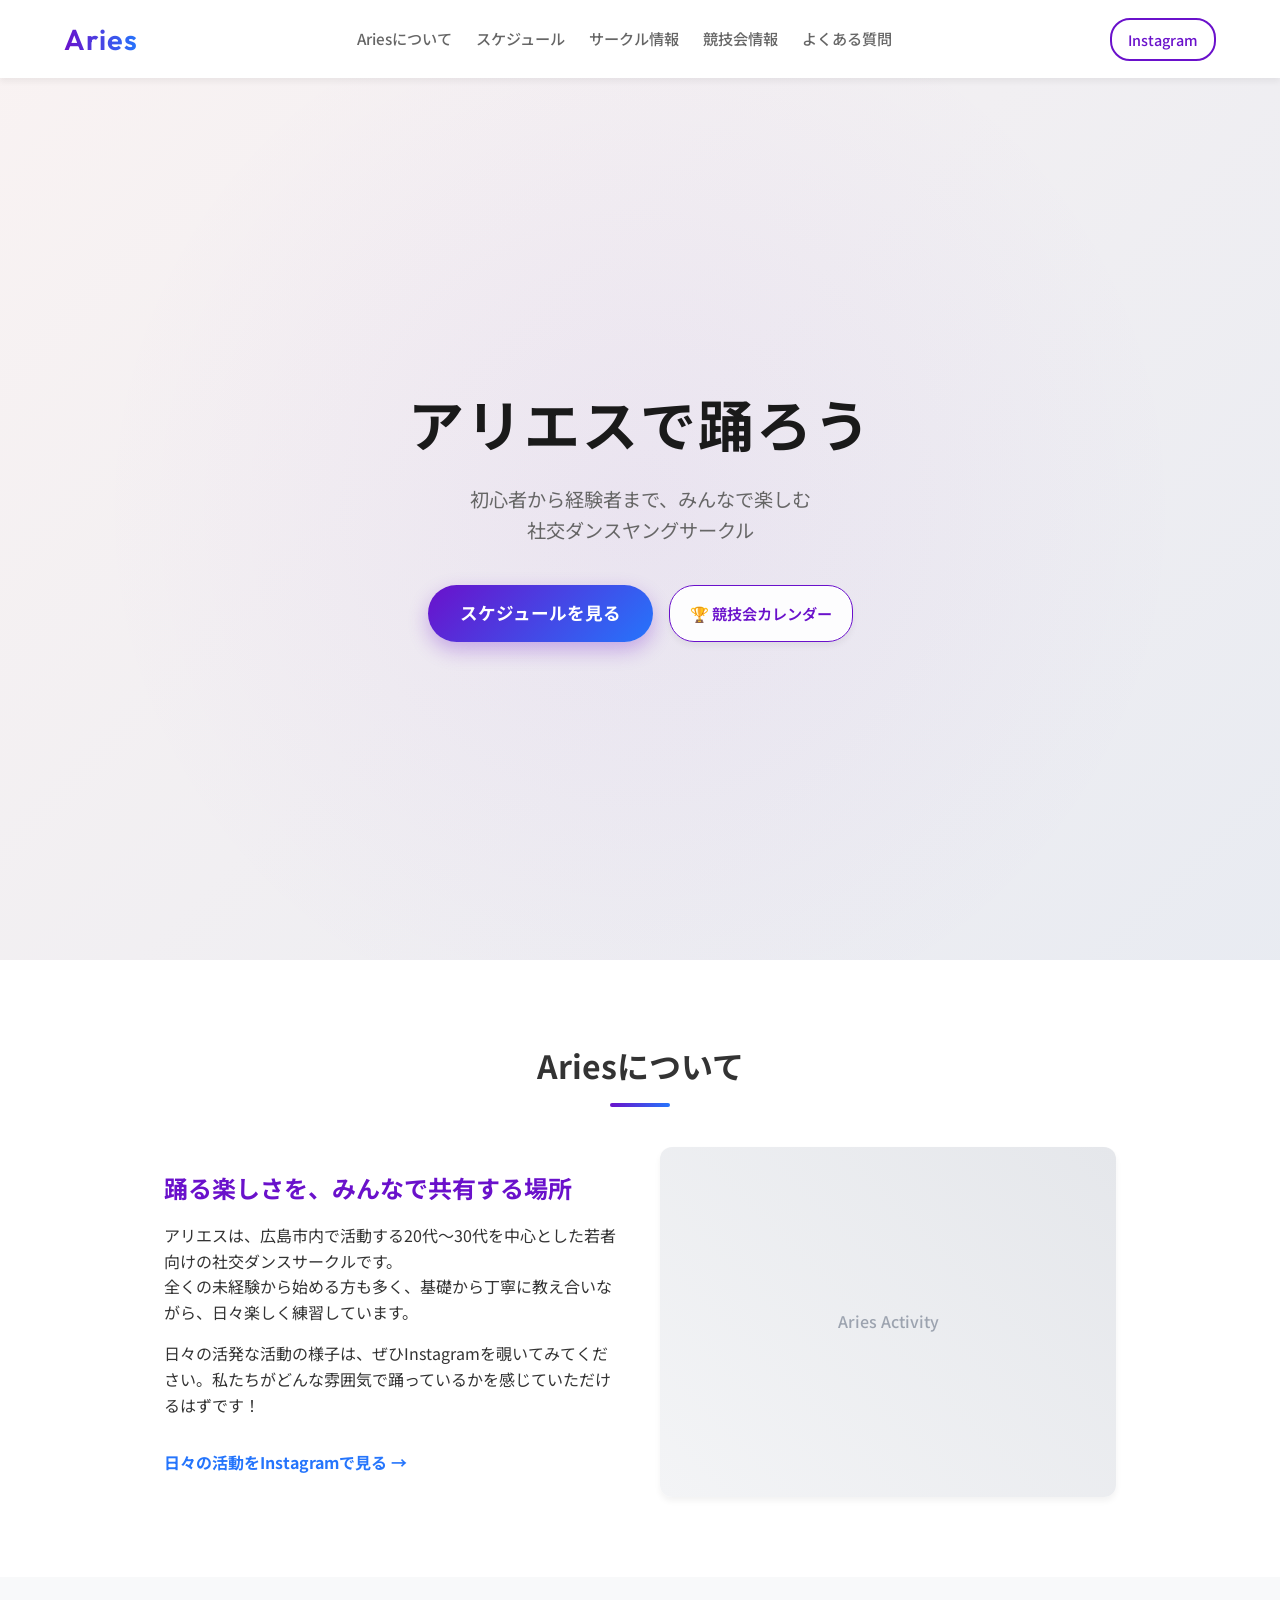
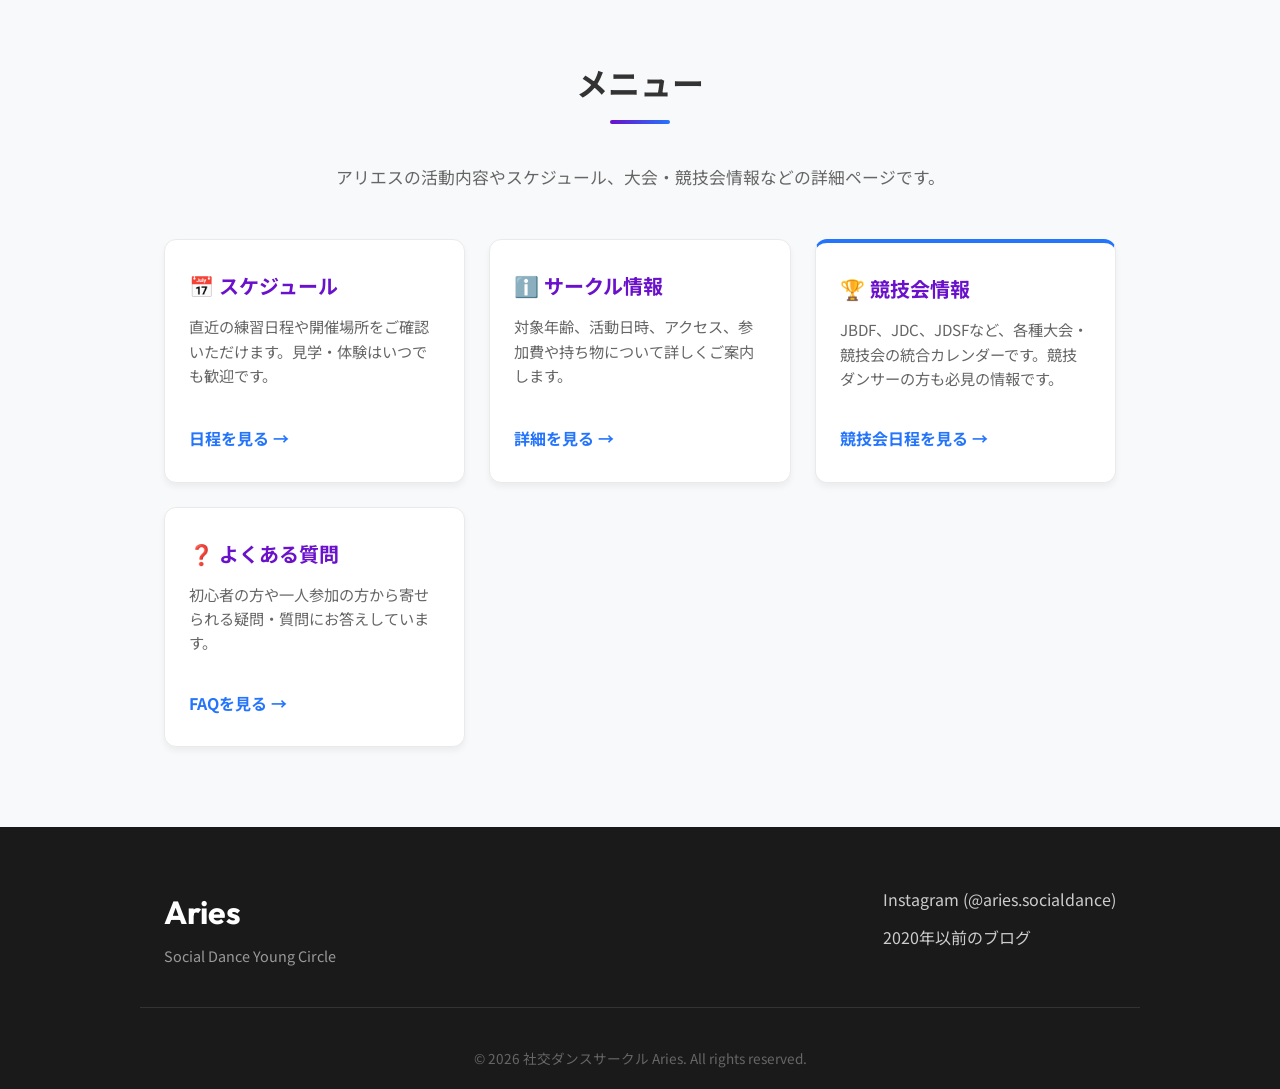
<file: index.html>
<!DOCTYPE html>
<html lang="ja">

<head>
    <meta charset="UTF-8">
    <link rel="icon" href="/favicon.ico" sizes="any">
    <meta name="viewport" content="width=device-width, initial-scale=1.0">
    <meta name="description" content="社交ダンスヤングサークル「アリエス」の公式Webサイト。活動内容、スケジュール、競技会情報カレンダーをご紹介します。">
    <title>社交ダンスサークル Aries (アリエス)</title>

    <!-- Google Fonts -->
    <link rel="preconnect" href="https://fonts.googleapis.com">
    <link rel="preconnect" href="https://fonts.gstatic.com" crossorigin>
    <link
        href="https://fonts.googleapis.com/css2?family=Noto+Sans+JP:wght@400;500;700&family=Outfit:wght@400;600&display=swap"
        rel="stylesheet">

    <link rel="stylesheet" href="style.css">
</head>

<body>

    <!-- Header -->
    <header class="header">
        <div class="header-container">
            <a href="index.html" class="logo">Aries</a>
            <nav class="nav" id="navMenu">
                <ul class="nav-list">
                    <li><a href="index.html#about">Ariesについて</a></li>
                    <li><a href="schedule.html">スケジュール</a></li>
                    <li><a href="info.html">サークル情報</a></li>
                    <li><a href="compe.html">競技会情報</a></li>
                    <li><a href="faq.html">よくある質問</a></li>
                </ul>
            </nav>
            <a href="https://www.instagram.com/aries.socialdance/" target="_blank" rel="noopener noreferrer"
                class="btn-outline-small">Instagram</a>
            <button class="hamburger-btn" id="hamburgerBtn" aria-label="メニューを開く" aria-expanded="false">
                <span></span>
                <span></span>
                <span></span>
            </button>
        </div>
    </header>

    <!-- Hero Section -->
    <section class="hero">
        <div class="hero-bg"></div>
        <div class="hero-content">
            <h1 class="hero-title">アリエスで踊ろう</h1>
            <p class="hero-subtitle">初心者から経験者まで、みんなで楽しむ<br>社交ダンスヤングサークル</p>
            <div style="display: flex; gap: 16px; justify-content: center; flex-wrap: wrap;">
                <a href="schedule.html" class="btn-primary">スケジュールを見る</a>
                <a href="compe.html" class="btn-cal-add"
                    style="background: rgba(255,255,255,0.9); border-color: var(--primary-color); color: var(--primary-color);">🏆
                    競技会カレンダー</a>
            </div>
        </div>
    </section>

    <!-- About Section -->
    <section id="about" class="section">
        <div class="container">
            <h2 class="section-title">Ariesについて</h2>
            <div class="about-grid">
                <div class="about-text">
                    <h3>踊る楽しさを、みんなで共有する場所</h3>
                    <p>アリエスは、広島市内で活動する20代〜30代を中心とした若者向けの社交ダンスサークルです。<br>全くの未経験から始める方も多く、基礎から丁寧に教え合いながら、日々楽しく練習しています。</p>
                    <p>日々の活発な活動の様子は、ぜひInstagramを覗いてみてください。私たちがどんな雰囲気で踊っているかを感じていただけるはずです！</p>
                    <a href="https://www.instagram.com/aries.socialdance/" target="_blank" rel="noopener noreferrer"
                        class="link-with-icon">日々の活動をInstagramで見る &rarr;</a>
                </div>
                <div class="about-image">
                    <!-- Placeholder for actual dance image -->
                    <div class="image-placeholder">
                        <span>Aries Activity</span>
                    </div>
                </div>
            </div>
        </div>
    </section>

    <!-- Content Navigation Cards Section -->
    <section class="section bg-light">
        <div class="container">
            <h2 class="section-title">メニュー</h2>
            <p class="section-desc">アリエスの活動内容やスケジュール、大会・競技会情報などの詳細ページです。</p>

            <div class="features-grid">
                <!-- Card 1: Schedule -->
                <div class="feature-card">
                    <div>
                        <h3>📅 スケジュール</h3>
                        <p>直近の練習日程や開催場所をご確認いただけます。見学・体験はいつでも歓迎です。</p>
                    </div>
                    <a href="schedule.html" class="link-with-icon">日程を見る &rarr;</a>
                </div>

                <!-- Card 2: Circle Info -->
                <div class="feature-card">
                    <div>
                        <h3>ℹ️ サークル情報</h3>
                        <p>対象年齢、活動日時、アクセス、参加費や持ち物について詳しくご案内します。</p>
                    </div>
                    <a href="info.html" class="link-with-icon">詳細を見る &rarr;</a>
                </div>

                <!-- Card 3: Competition Info -->
                <div class="feature-card" style="border-top: 4px solid var(--secondary-color);">
                    <div>
                        <h3>🏆 競技会情報</h3>
                        <p>JBDF、JDC、JDSFなど、各種大会・競技会の統合カレンダーです。競技ダンサーの方も必見の情報です。</p>
                    </div>
                    <a href="compe.html" class="link-with-icon">競技会日程を見る &rarr;</a>
                </div>

                <!-- Card 4: FAQ -->
                <div class="feature-card">
                    <div>
                        <h3>❓ よくある質問</h3>
                        <p>初心者の方や一人参加の方から寄せられる疑問・質問にお答えしています。</p>
                    </div>
                    <a href="faq.html" class="link-with-icon">FAQを見る &rarr;</a>
                </div>
            </div>
        </div>
    </section>

    <!-- Footer -->
    <footer class="footer">
        <div class="container footer-content">
            <div class="footer-brand">
                <h2>Aries</h2>
                <p>Social Dance Young Circle</p>
            </div>
            <div class="footer-links">
                <a href="https://www.instagram.com/aries.socialdance/" target="_blank"
                    rel="noopener noreferrer">Instagram
                    (@aries.socialdance)</a>
                <a href="http://blog.livedoor.jp/ariesdance/" target="_blank" rel="noopener noreferrer">2020年以前のブログ</a>
            </div>
        </div>
        <div class="footer-bottom">
            <p>&copy; 2026 社交ダンスサークル Aries. All rights reserved.</p>
        </div>
    </footer>

    <script src="script.js"></script>
</body>

</html>
</file>
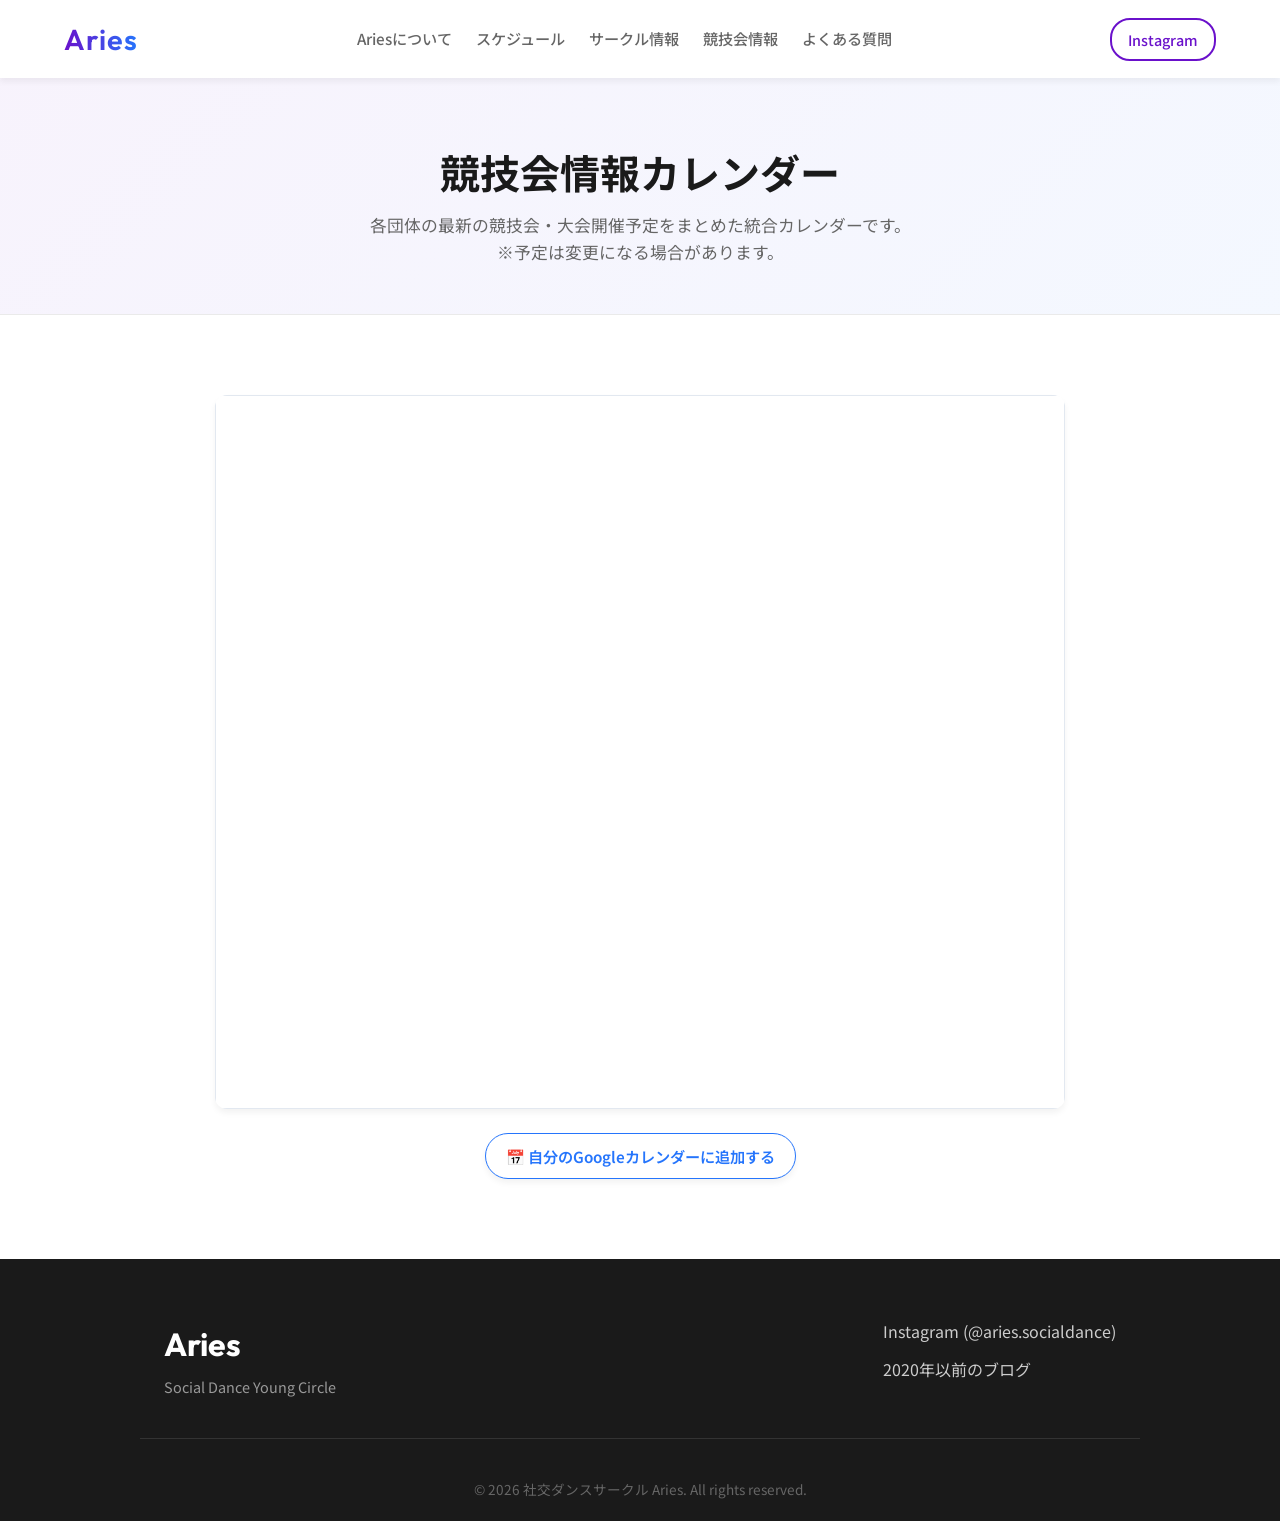
<file: compe.html>
<!DOCTYPE html>
<html lang="ja">

<head>
    <meta charset="UTF-8">
    <link rel="icon" href="/favicon.ico" sizes="any">
    <meta name="viewport" content="width=device-width, initial-scale=1.0">
    <meta name="description" content="社交ダンス競技会・大会情報カレンダー。JBDF、JDC、JDSFなどの最新大会予定をまとめて公開しています。">
    <title>競技会情報カレンダー | 社交ダンスサークル Aries (アリエス)</title>

    <!-- Google Fonts -->
    <link rel="preconnect" href="https://fonts.googleapis.com">
    <link rel="preconnect" href="https://fonts.gstatic.com" crossorigin>
    <link
        href="https://fonts.googleapis.com/css2?family=Noto+Sans+JP:wght@400;500;700&family=Outfit:wght@400;600&display=swap"
        rel="stylesheet">

    <link rel="stylesheet" href="style.css">
</head>

<body>

    <!-- Header -->
    <header class="header">
        <div class="header-container">
            <a href="index.html" class="logo">Aries</a>
            <nav class="nav" id="navMenu">
                <ul class="nav-list">
                    <li><a href="index.html#about">Ariesについて</a></li>
                    <li><a href="schedule.html">スケジュール</a></li>
                    <li><a href="info.html">サークル情報</a></li>
                    <li><a href="compe.html">競技会情報</a></li>
                    <li><a href="faq.html">よくある質問</a></li>
                </ul>
            </nav>
            <a href="https://www.instagram.com/aries.socialdance/" target="_blank" rel="noopener noreferrer"
                class="btn-outline-small">Instagram</a>
            <button class="hamburger-btn" id="hamburgerBtn" aria-label="メニューを開く" aria-expanded="false">
                <span></span>
                <span></span>
                <span></span>
            </button>
        </div>
    </header>

    <!-- Page Header -->
    <section class="page-header">
        <div class="container">
            <h1>競技会情報カレンダー</h1>
            <p>各団体の最新の競技会・大会開催予定をまとめた統合カレンダーです。<br>※予定は変更になる場合があります。</p>
        </div>
    </section>

    <!-- Competition Section -->
    <section class="section">
        <div class="container">

            <!-- Color Legend 
            <div class="cal-legend-wrapper">
                <span class="cal-legend-item">
                    <span class="cal-dot jbdf"></span> JBDF 関連大会
                </span>
                <span class="cal-legend-item">
                    <span class="cal-dot jdc-jdsf"></span> JDC / JDSF / その他大会
                </span>
            </div>
            -->

            <!-- Embedded Google Calendar -->
            <div class="gcal-wrapper" style="max-width: 850px; margin: 0 auto;">
                <iframe
                    src="https://calendar.google.com/calendar/embed?height=600&wkst=1&bgcolor=%23ffffff&ctz=Asia%2FTokyo&showTitle=0&showPrint=0&showTabs=1&showCalendars=1&hl=ja&src=aries.socialdance%40gmail.com&src=cd6e02ea814ddb6a82e7aaa4e585a9bcb9267b8b7f5db2fd4f25c9e13fb4f18d%40group.calendar.google.com&color=%23039BE5&color=%23D50000"
                    style="border:solid 1px #e2e8f0" width="100%" height="600" frameborder="0" scrolling="no"></iframe>
            </div>

            <!-- Calendar Integration Action -->
            <div class="cal-action-box">
                <a href="https://calendar.google.com/calendar/render?cid=aries.socialdance%40gmail.com" target="_blank"
                    rel="noopener noreferrer" class="btn-cal-add">
                    📅 自分のGoogleカレンダーに追加する
                </a>
            </div>

        </div>
    </section>

    <!-- Footer -->
    <footer class="footer">
        <div class="container footer-content">
            <div class="footer-brand">
                <h2>Aries</h2>
                <p>Social Dance Young Circle</p>
            </div>
            <div class="footer-links">
                <a href="https://www.instagram.com/aries.socialdance/" target="_blank"
                    rel="noopener noreferrer">Instagram
                    (@aries.socialdance)</a>
                <a href="http://blog.livedoor.jp/ariesdance/" target="_blank" rel="noopener noreferrer">2020年以前のブログ</a>
            </div>
        </div>
        <div class="footer-bottom">
            <p>&copy; 2026 社交ダンスサークル Aries. All rights reserved.</p>
        </div>
    </footer>

    <script src="script.js"></script>
</body>

</html>
</file>
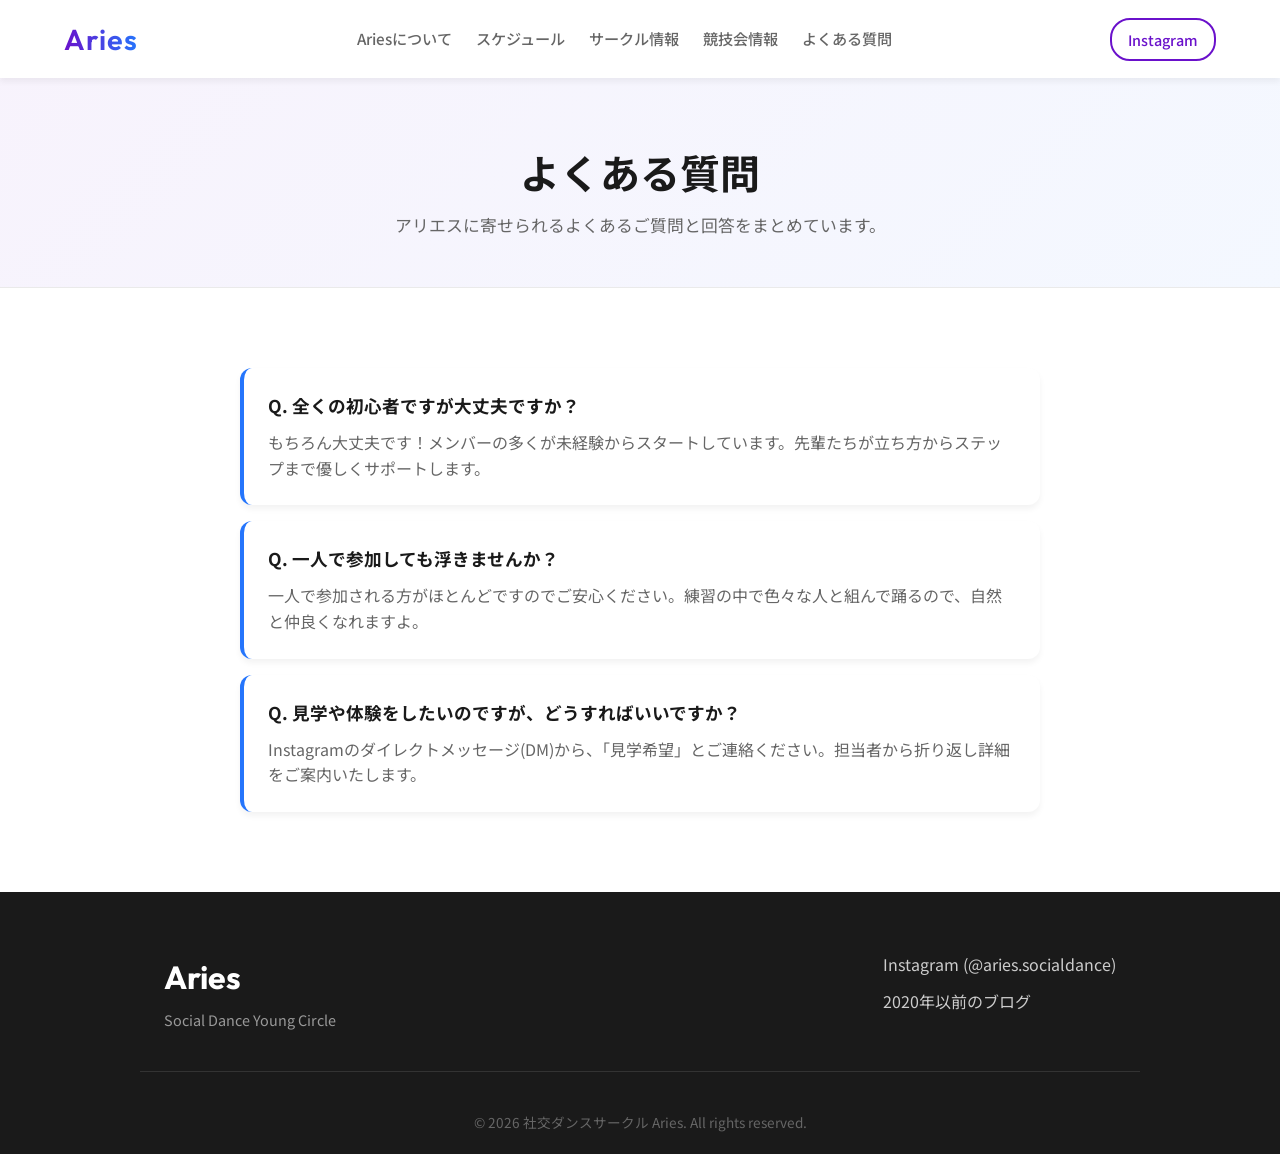
<file: faq.html>
<!DOCTYPE html>
<html lang="ja">

<head>
    <meta charset="UTF-8">
    <link rel="icon" href="/favicon.ico" sizes="any">
    <meta name="viewport" content="width=device-width, initial-scale=1.0">
    <meta name="description" content="社交ダンスヤングサークル「アリエス」のよくある質問（FAQ）ページです。初心者の方や見学・体験を希望される方からのご質問にお答えしています。">
    <title>よくある質問 | 社交ダンスサークル Aries (アリエス)</title>

    <!-- Google Fonts -->
    <link rel="preconnect" href="https://fonts.googleapis.com">
    <link rel="preconnect" href="https://fonts.gstatic.com" crossorigin>
    <link
        href="https://fonts.googleapis.com/css2?family=Noto+Sans+JP:wght@400;500;700&family=Outfit:wght@400;600&display=swap"
        rel="stylesheet">

    <link rel="stylesheet" href="style.css">
</head>

<body>

    <!-- Header -->
    <header class="header">
        <div class="header-container">
            <a href="index.html" class="logo">Aries</a>
            <nav class="nav" id="navMenu">
                <ul class="nav-list">
                    <li><a href="index.html#about">Ariesについて</a></li>
                    <li><a href="schedule.html">スケジュール</a></li>
                    <li><a href="info.html">サークル情報</a></li>
                    <li><a href="compe.html">競技会情報</a></li>
                    <li><a href="faq.html">よくある質問</a></li>
                </ul>
            </nav>
            <a href="https://www.instagram.com/aries.socialdance/" target="_blank" rel="noopener noreferrer"
                class="btn-outline-small">Instagram</a>
            <button class="hamburger-btn" id="hamburgerBtn" aria-label="メニューを開く" aria-expanded="false">
                <span></span>
                <span></span>
                <span></span>
            </button>
        </div>
    </header>

    <!-- Page Header -->
    <section class="page-header">
        <div class="container">
            <h1>よくある質問</h1>
            <p>アリエスに寄せられるよくあるご質問と回答をまとめています。</p>
        </div>
    </section>

    <!-- FAQ Section -->
    <section class="section">
        <div class="container">
            <div class="faq-list">
                <div class="faq-item">
                    <div class="faq-question">Q. 全くの初心者ですが大丈夫ですか？</div>
                    <div class="faq-answer">もちろん大丈夫です！メンバーの多くが未経験からスタートしています。先輩たちが立ち方からステップまで優しくサポートします。</div>
                </div>
                <div class="faq-item">
                    <div class="faq-question">Q. 一人で参加しても浮きませんか？</div>
                    <div class="faq-answer">一人で参加される方がほとんどですのでご安心ください。練習の中で色々な人と組んで踊るので、自然と仲良くなれますよ。</div>
                </div>
                <div class="faq-item">
                    <div class="faq-question">Q. 見学や体験をしたいのですが、どうすればいいですか？</div>
                    <div class="faq-answer">Instagramのダイレクトメッセージ(DM)から、「見学希望」とご連絡ください。担当者から折り返し詳細をご案内いたします。</div>
                </div>
            </div>
        </div>
    </section>

    <!-- Footer -->
    <footer class="footer">
        <div class="container footer-content">
            <div class="footer-brand">
                <h2>Aries</h2>
                <p>Social Dance Young Circle</p>
            </div>
            <div class="footer-links">
                <a href="https://www.instagram.com/aries.socialdance/" target="_blank" rel="noopener noreferrer">Instagram
                    (@aries.socialdance)</a>
                <a href="http://blog.livedoor.jp/ariesdance/" target="_blank" rel="noopener noreferrer">2020年以前のブログ</a>
            </div>
        </div>
        <div class="footer-bottom">
            <p>&copy; 2026 社交ダンスサークル Aries. All rights reserved.</p>
        </div>
    </footer>

    <script src="script.js"></script>
</body>

</html>
</file>
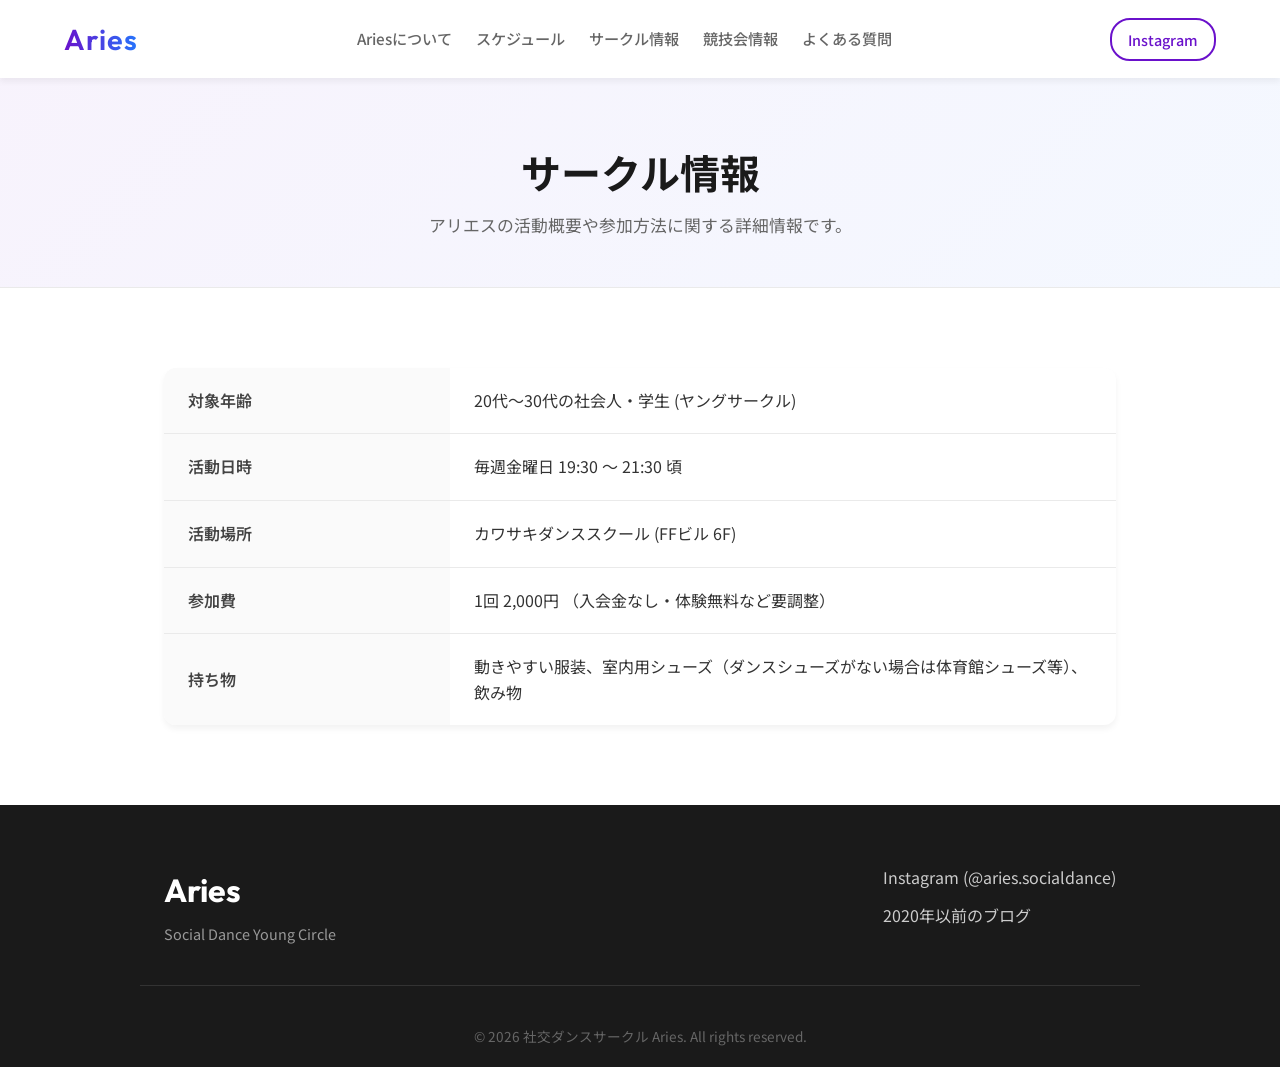
<file: info.html>
<!DOCTYPE html>
<html lang="ja">

<head>
    <meta charset="UTF-8">
    <link rel="icon" href="/favicon.ico" sizes="any">
    <meta name="viewport" content="width=device-width, initial-scale=1.0">
    <meta name="description" content="社交ダンスヤングサークル「アリエス」のサークル情報（対象年齢、活動場所、参加費、持ち物等）をご紹介します。">
    <title>サークル情報 | 社交ダンスサークル Aries (アリエス)</title>

    <!-- Google Fonts -->
    <link rel="preconnect" href="https://fonts.googleapis.com">
    <link rel="preconnect" href="https://fonts.gstatic.com" crossorigin>
    <link
        href="https://fonts.googleapis.com/css2?family=Noto+Sans+JP:wght@400;500;700&family=Outfit:wght@400;600&display=swap"
        rel="stylesheet">

    <link rel="stylesheet" href="style.css">
</head>

<body>

    <!-- Header -->
    <header class="header">
        <div class="header-container">
            <a href="index.html" class="logo">Aries</a>
            <nav class="nav" id="navMenu">
                <ul class="nav-list">
                    <li><a href="index.html#about">Ariesについて</a></li>
                    <li><a href="schedule.html">スケジュール</a></li>
                    <li><a href="info.html">サークル情報</a></li>
                    <li><a href="compe.html">競技会情報</a></li>
                    <li><a href="faq.html">よくある質問</a></li>
                </ul>
            </nav>
            <a href="https://www.instagram.com/aries.socialdance/" target="_blank" rel="noopener noreferrer"
                class="btn-outline-small">Instagram</a>
            <button class="hamburger-btn" id="hamburgerBtn" aria-label="メニューを開く" aria-expanded="false">
                <span></span>
                <span></span>
                <span></span>
            </button>
        </div>
    </header>

    <!-- Page Header -->
    <section class="page-header">
        <div class="container">
            <h1>サークル情報</h1>
            <p>アリエスの活動概要や参加方法に関する詳細情報です。</p>
        </div>
    </section>

    <!-- Information Section -->
    <section class="section">
        <div class="container">
            <div class="info-table-wrapper">
                <table class="info-table">
                    <tbody>
                        <tr>
                            <th>対象年齢</th>
                            <td>20代〜30代の社会人・学生 (ヤングサークル)</td>
                        </tr>
                        <tr>
                            <th>活動日時</th>
                            <td>毎週金曜日 19:30 〜 21:30 頃</td>
                        </tr>
                        <tr>
                            <th>活動場所</th>
                            <td>カワサキダンススクール (FFビル 6F)</td>
                        </tr>
                        <tr>
                            <th>参加費</th>
                            <td>1回 2,000円 （入会金なし・体験無料など要調整）</td>
                        </tr>
                        <tr>
                            <th>持ち物</th>
                            <td>動きやすい服装、室内用シューズ（ダンスシューズがない場合は体育館シューズ等）、飲み物</td>
                        </tr>
                    </tbody>
                </table>
            </div>
        </div>
    </section>

    <!-- Footer -->
    <footer class="footer">
        <div class="container footer-content">
            <div class="footer-brand">
                <h2>Aries</h2>
                <p>Social Dance Young Circle</p>
            </div>
            <div class="footer-links">
                <a href="https://www.instagram.com/aries.socialdance/" target="_blank" rel="noopener noreferrer">Instagram
                    (@aries.socialdance)</a>
                <a href="http://blog.livedoor.jp/ariesdance/" target="_blank" rel="noopener noreferrer">2020年以前のブログ</a>
            </div>
        </div>
        <div class="footer-bottom">
            <p>&copy; 2026 社交ダンスサークル Aries. All rights reserved.</p>
        </div>
    </footer>

    <script src="script.js"></script>
</body>

</html>
</file>
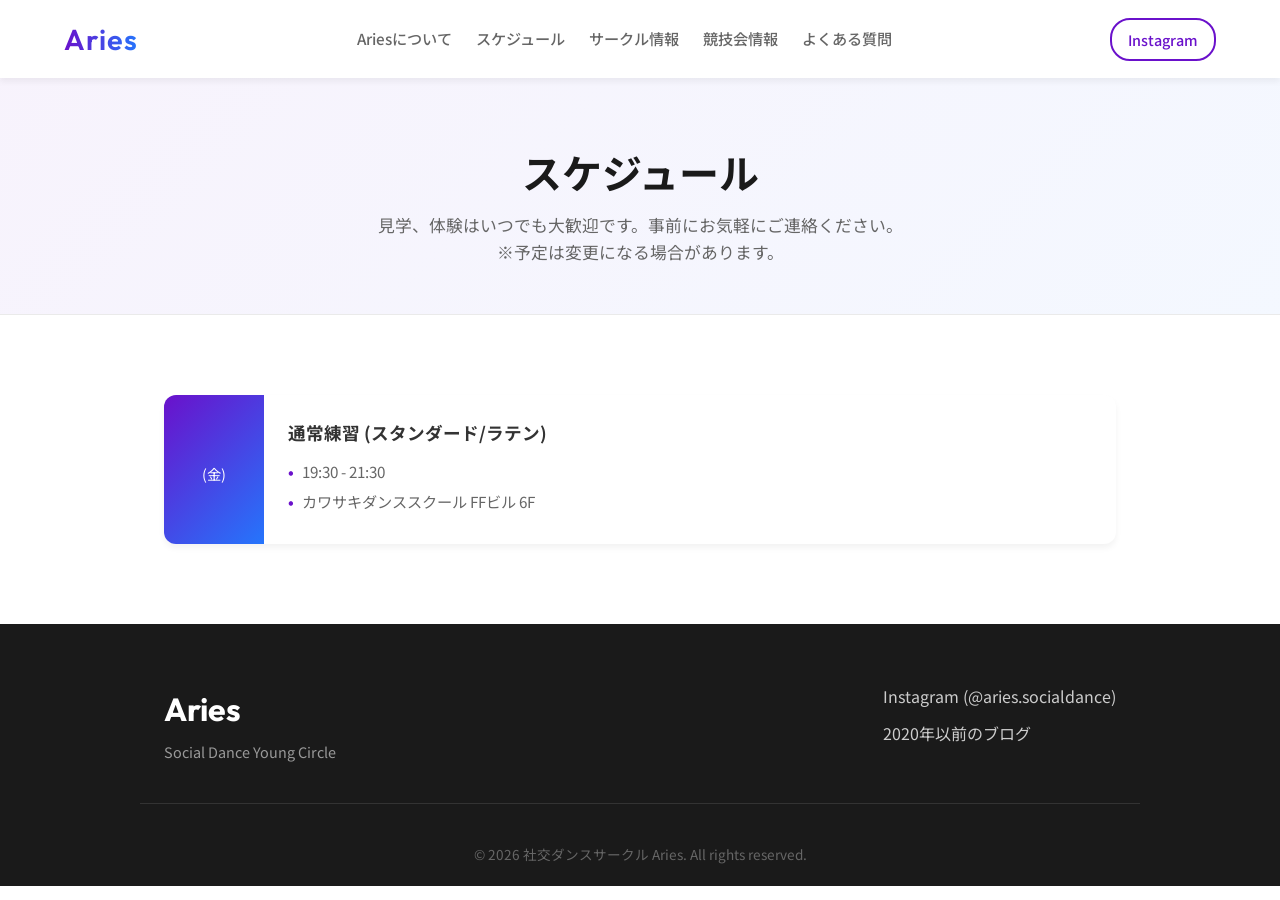
<file: schedule.html>
<!DOCTYPE html>
<html lang="ja">

<head>
    <meta charset="UTF-8">
    <link rel="icon" href="/favicon.ico" sizes="any">
    <meta name="viewport" content="width=device-width, initial-scale=1.0">
    <meta name="description" content="社交ダンスヤングサークル「アリエス」の練習スケジュールページです。見学・体験のご予約や最新の活動日程をご確認いただけます。">
    <title>スケジュール | 社交ダンスサークル Aries (アリエス)</title>

    <!-- Google Fonts -->
    <link rel="preconnect" href="https://fonts.googleapis.com">
    <link rel="preconnect" href="https://fonts.gstatic.com" crossorigin>
    <link
        href="https://fonts.googleapis.com/css2?family=Noto+Sans+JP:wght@400;500;700&family=Outfit:wght@400;600&display=swap"
        rel="stylesheet">

    <link rel="stylesheet" href="style.css">
</head>

<body>

    <!-- Header -->
    <header class="header">
        <div class="header-container">
            <a href="index.html" class="logo">Aries</a>
            <nav class="nav" id="navMenu">
                <ul class="nav-list">
                    <li><a href="index.html#about">Ariesについて</a></li>
                    <li><a href="schedule.html">スケジュール</a></li>
                    <li><a href="info.html">サークル情報</a></li>
                    <li><a href="compe.html">競技会情報</a></li>
                    <li><a href="faq.html">よくある質問</a></li>
                </ul>
            </nav>
            <a href="https://www.instagram.com/aries.socialdance/" target="_blank" rel="noopener noreferrer"
                class="btn-outline-small">Instagram</a>
            <button class="hamburger-btn" id="hamburgerBtn" aria-label="メニューを開く" aria-expanded="false">
                <span></span>
                <span></span>
                <span></span>
            </button>
        </div>
    </header>

    <!-- Page Header -->
    <section class="page-header">
        <div class="container">
            <h1>スケジュール</h1>
            <p>見学、体験はいつでも大歓迎です。事前にお気軽にご連絡ください。<br>※予定は変更になる場合があります。</p>
        </div>
    </section>

    <!-- Schedule Section -->
    <section class="section">
        <div class="container">
            <div class="schedule-grid">
                <!-- Schedule Card 1 -->
                <div class="schedule-card">
                    <div class="schedule-date">
                        <span class="month"></span>
                        <span class="day"></span>
                        <span class="dow">(金)</span>
                    </div>
                    <div class="schedule-info">
                        <h3>通常練習 (スタンダード/ラテン)</h3>
                        <p class="time">19:30 - 21:30</p>
                        <p class="location">カワサキダンススクール FFビル 6F</p>
                    </div>
                </div>
            </div>
        </div>
    </section>

    <!-- Footer -->
    <footer class="footer">
        <div class="container footer-content">
            <div class="footer-brand">
                <h2>Aries</h2>
                <p>Social Dance Young Circle</p>
            </div>
            <div class="footer-links">
                <a href="https://www.instagram.com/aries.socialdance/" target="_blank" rel="noopener noreferrer">Instagram
                    (@aries.socialdance)</a>
                <a href="http://blog.livedoor.jp/ariesdance/" target="_blank" rel="noopener noreferrer">2020年以前のブログ</a>
            </div>
        </div>
        <div class="footer-bottom">
            <p>&copy; 2026 社交ダンスサークル Aries. All rights reserved.</p>
        </div>
    </footer>

    <script src="script.js"></script>
</body>

</html>
</file>
<file: style.css>
/* 
  Aries Social Dance Circle - Custom CSS
  Modern, elegant, and dynamic design
*/

:root {
  /* Colors */
  --primary-color: #6a11cb; /* Elegant purple */
  --secondary-color: #2575fc; /* Dynamic blue */
  --text-main: #333333;
  --text-light: #666666;
  --bg-color: #ffffff;
  --bg-light: #f8f9fa;
  --border-color: #eaeaea;
  
  /* Typography */
  --font-base: 'Noto Sans JP', sans-serif;
  --font-logo: 'Outfit', sans-serif;
  
  /* Layout & Design Tokens */
  --max-width: 1000px;
  --border-radius: 12px;
  --shadow-sm: 0 4px 6px rgba(0, 0, 0, 0.05);
  --shadow-md: 0 10px 30px rgba(0, 0, 0, 0.08);
  --transition: all 0.3s cubic-bezier(0.25, 0.8, 0.25, 1);
}

/* Reset & BaseStyles */
* {
  margin: 0;
  padding: 0;
  box-sizing: border-box;
}

html {
  scroll-behavior: smooth; /* Smooth scrolling for anchor links */
}

body {
  font-family: var(--font-base);
  color: var(--text-main);
  background-color: var(--bg-color);
  line-height: 1.6;
  font-size: 16px;
}

a {
  text-decoration: none;
  color: inherit;
  transition: var(--transition);
}

ul {
  list-style: none;
}

.container {
  max-width: var(--max-width);
  margin: 0 auto;
  padding: 0 24px;
}

/* Typography Utilities */
.section-title {
  font-size: 2rem;
  font-weight: 700;
  text-align: center;
  margin-bottom: 2.5rem;
  position: relative;
}

.section-title::after {
  content: '';
  display: block;
  width: 60px;
  height: 4px;
  background: linear-gradient(90deg, var(--primary-color), var(--secondary-color));
  margin: 12px auto 0;
  border-radius: 2px;
}

.section-desc {
  text-align: center;
  color: var(--text-light);
  margin-bottom: 3rem;
  font-size: 1.05rem;
}

.bg-light {
  background-color: var(--bg-light);
}

.section {
  padding: 5rem 0;
}

/* Header */
.header {
  position: fixed;
  top: 0;
  left: 0;
  width: 100%;
  background: rgba(255, 255, 255, 0.95);
  backdrop-filter: blur(10px);
  z-index: 1000;
  box-shadow: var(--shadow-sm);
}

.header-container {
  display: flex;
  justify-content: space-between;
  align-items: center;
  padding: 16px 24px;
  max-width: 1200px;
  margin: 0 auto;
}

.logo {
  font-family: var(--font-logo);
  font-size: 1.8rem;
  font-weight: 600;
  background: linear-gradient(90deg, var(--primary-color), var(--secondary-color));
  -webkit-background-clip: text;
  -webkit-text-fill-color: transparent;
  letter-spacing: 1px;
}

.nav-list {
  display: flex;
  gap: 24px;
}

.nav-list a {
  font-size: 0.95rem;
  font-weight: 500;
  color: var(--text-light);
}

.nav-list a:hover {
  color: var(--primary-color);
}

/* Buttons */
.btn-primary {
  display: inline-block;
  padding: 14px 32px;
  background: linear-gradient(135deg, var(--primary-color), var(--secondary-color));
  color: white;
  border-radius: 30px;
  font-weight: 700;
  font-size: 1.1rem;
  box-shadow: 0 8px 20px rgba(106, 17, 203, 0.3);
}

.btn-primary:hover {
  transform: translateY(-3px);
  box-shadow: 0 12px 25px rgba(106, 17, 203, 0.4);
}

.btn-outline-small {
  padding: 8px 16px;
  border: 2px solid var(--primary-color);
  color: var(--primary-color);
  border-radius: 20px;
  font-weight: 500;
  font-size: 0.9rem;
}

.btn-outline-small:hover {
  background: var(--primary-color);
  color: white;
}

.link-with-icon {
  display: inline-block;
  margin-top: 1rem;
  color: var(--secondary-color);
  font-weight: 700;
}

.link-with-icon:hover {
  color: var(--primary-color);
  transform: translateX(5px);
}

/* Hero Section */
.hero {
  position: relative;
  height: 100vh;
  min-height: 600px;
  display: flex;
  align-items: center;
  justify-content: center;
  text-align: center;
  padding: 0 20px;
  margin-top: 60px; /* Offset for fixed header */
  overflow: hidden;
}

/* The background stays visually interesting if an image is missing */
.hero-bg {
  position: absolute;
  top: 0;
  left: 0;
  width: 100%;
  height: 100%;
  background: linear-gradient(135deg, rgba(248, 241, 241, 0.9), rgba(230, 233, 240, 0.9));
  z-index: -2;
}

.hero-bg::before {
  content: '';
  position: absolute;
  top: 0;
  left: 0;
  width: 100%;
  height: 100%;
  background: radial-gradient(circle at center, rgba(106, 17, 203, 0.05) 0%, transparent 70%);
  z-index: -1;
}

.hero-content {
  animation: fadeInDown 1s ease-out forwards;
}

.hero-title {
  font-size: 3.5rem;
  font-weight: 700;
  margin-bottom: 1rem;
  color: #1a1a1a;
  letter-spacing: 2px;
}

.hero-subtitle {
  font-size: 1.2rem;
  color: var(--text-light);
  margin-bottom: 2.5rem;
}

/* About Section */
.about-grid {
  display: grid;
  grid-template-columns: 1fr 1fr;
  gap: 40px;
  align-items: center;
}

.about-text h3 {
  font-size: 1.5rem;
  margin-bottom: 1rem;
  color: var(--primary-color);
}

.about-text p {
  margin-bottom: 1rem;
}

.image-placeholder {
  width: 100%;
  height: 350px;
  background: linear-gradient(45deg, #f3f4f6, #e5e7eb);
  border-radius: var(--border-radius);
  display: flex;
  align-items: center;
  justify-content: center;
  color: #9ca3af;
  font-weight: 500;
  box-shadow: var(--shadow-sm);
}

/* Schedule Section */
.schedule-grid {
  display: grid;
  grid-template-columns: repeat(auto-fit, minmax(300px, 1fr));
  gap: 24px;
}

.schedule-card {
  background: white;
  border-radius: var(--border-radius);
  overflow: hidden;
  box-shadow: var(--shadow-sm);
  transition: var(--transition);
  display: flex;
}

.schedule-card:hover {
  transform: translateY(-5px);
  box-shadow: var(--shadow-md);
}

.schedule-date {
  background: linear-gradient(135deg, var(--primary-color), var(--secondary-color));
  color: white;
  padding: 20px;
  display: flex;
  flex-direction: column;
  align-items: center;
  justify-content: center;
  min-width: 100px;
}

.schedule-date .month { font-size: 0.9rem; }
.schedule-date .day { font-size: 1.8rem; font-weight: 700; line-height: 1; margin: 4px 0; font-family: var(--font-logo); }
.schedule-date .dow { font-size: 0.9rem; }

.schedule-info {
  padding: 24px;
  flex: 1;
}

.schedule-info h3 {
  font-size: 1.1rem;
  margin-bottom: 12px;
}

.schedule-info p {
  color: var(--text-light);
  font-size: 0.95rem;
  display: flex;
  align-items: center;
  margin-bottom: 6px;
}

.schedule-info p::before {
  content: '•';
  color: var(--primary-color);
  margin-right: 8px;
  font-weight: bold;
}

/* Info Section (Table) */
.info-table-wrapper {
  background: white;
  border-radius: var(--border-radius);
  box-shadow: var(--shadow-sm);
  overflow: hidden;
}

.info-table {
  width: 100%;
  border-collapse: collapse;
}

.info-table th, .info-table td {
  padding: 20px 24px;
  border-bottom: 1px solid var(--border-color);
  text-align: left;
}

.info-table tr:last-child th, .info-table tr:last-child td {
  border-bottom: none;
}

.info-table th {
  background-color: #fafafa;
  font-weight: 600;
  width: 30%;
  color: #444;
}

/* Google Calendar Wrapper */
.gcal-wrapper {
  position: relative;
  padding-bottom: 75%; /* アスペクト比 4:3 */
  height: 0;
  overflow: hidden;
  border-radius: var(--border-radius);
  box-shadow: var(--shadow-sm);
  margin-top: 20px;
  background-color: white;
}

.gcal-wrapper iframe {
  position: absolute;
  top: 0;
  left: 0;
  width: 100%;
  height: 100%;
  border: 0;
}

/* FAQ Section */
.faq-list {
  display: flex;
  flex-direction: column;
  gap: 16px;
  max-width: 800px;
  margin: 0 auto;
}

.faq-item {
  background: white;
  border-radius: var(--border-radius);
  padding: 24px;
  box-shadow: var(--shadow-sm);
  border-left: 4px solid var(--secondary-color);
}

.faq-question {
  font-weight: 700;
  font-size: 1.1rem;
  margin-bottom: 10px;
  color: #1a1a1a;
}

.faq-answer {
  color: var(--text-light);
}

/* Footer */
.footer {
  background-color: #1a1a1a;
  color: white;
  padding: 60px 0 20px;
}

.footer-content {
  display: flex;
  justify-content: space-between;
  align-items: flex-start;
  margin-bottom: 40px;
  border-bottom: 1px solid #333;
  padding-bottom: 40px;
}

.footer-brand h2 {
  font-family: var(--font-logo);
  font-size: 2rem;
  margin-bottom: 5px;
}

.footer-brand p {
  color: #999;
  font-size: 0.9rem;
}

.footer-links {
  display: flex;
  flex-direction: column;
  gap: 12px;
}

.footer-links a {
  color: #ccc;
}

.footer-links a:hover {
  color: white;
}

/* Page Header for subpages */
.page-header {
  background: linear-gradient(135deg, rgba(106, 17, 203, 0.05), rgba(37, 117, 252, 0.05));
  padding: 5rem 0 3rem;
  margin-top: 60px;
  text-align: center;
  border-bottom: 1px solid var(--border-color);
}

.page-header h1 {
  font-size: 2.5rem;
  font-weight: 700;
  color: #1a1a1a;
  margin-bottom: 0.5rem;
}

.page-header p {
  color: var(--text-light);
  font-size: 1.05rem;
}

/* Feature Cards Grid (Top LP) */
.features-grid {
  display: grid;
  grid-template-columns: repeat(auto-fit, minmax(240px, 1fr));
  gap: 24px;
  margin-top: 2rem;
}

.feature-card {
  background: white;
  border-radius: var(--border-radius);
  padding: 30px 24px;
  box-shadow: var(--shadow-sm);
  border: 1px solid var(--border-color);
  transition: var(--transition);
  display: flex;
  flex-direction: column;
  justify-content: space-between;
}

.feature-card:hover {
  transform: translateY(-5px);
  box-shadow: var(--shadow-md);
  border-color: var(--primary-color);
}

.feature-card h3 {
  font-size: 1.25rem;
  margin-bottom: 12px;
  color: var(--primary-color);
}

.feature-card p {
  color: var(--text-light);
  font-size: 0.95rem;
  margin-bottom: 20px;
}

/* Footer Bottom */
.footer-bottom {
  text-align: center;
  color: #666;
  font-size: 0.85rem;
}

/* Calendar Legend & Action Buttons (Competition Page) */
.cal-legend-wrapper {
  display: flex;
  flex-wrap: wrap;
  gap: 16px;
  justify-content: center;
  align-items: center;
  margin-bottom: 20px;
}

.cal-legend-item {
  display: inline-flex;
  align-items: center;
  gap: 8px;
  font-size: 0.9rem;
  font-weight: 500;
  color: var(--text-light);
  background: #f1f5f9;
  padding: 6px 14px;
  border-radius: 20px;
}

.cal-dot {
  width: 12px;
  height: 12px;
  border-radius: 50%;
  display: inline-block;
}

.cal-dot.jbdf { background-color: #039BE5; } /* JBDF: 青 */
.cal-dot.jdc-jdsf { background-color: #D50000; } /* JDC/JDSF等: 赤 */
.cal-dot.aries { background-color: #7B1FA2; } /* サークル関連: 紫 */

.cal-action-box {
  text-align: center;
  margin-top: 24px;
}

.btn-cal-add {
  display: inline-flex;
  align-items: center;
  gap: 8px;
  padding: 10px 20px;
  background-color: #ffffff;
  border: 1.5px solid var(--secondary-color);
  color: var(--secondary-color);
  border-radius: 25px;
  font-weight: 600;
  font-size: 0.95rem;
  transition: var(--transition);
  box-shadow: var(--shadow-sm);
}

.btn-cal-add:hover {
  background-color: var(--secondary-color);
  color: #ffffff;
  box-shadow: var(--shadow-md);
}

/* Hamburger Button */
.hamburger-btn {
  display: none;
  flex-direction: column;
  justify-content: space-between;
  width: 30px;
  height: 22px;
  background: transparent;
  border: none;
  cursor: pointer;
  padding: 0;
  z-index: 1001;
}

.hamburger-btn span {
  width: 100%;
  height: 3px;
  background-color: var(--primary-color);
  border-radius: 2px;
  transition: var(--transition);
}

.hamburger-btn.open span:nth-child(1) {
  transform: translateY(9.5px) rotate(45deg);
}

.hamburger-btn.open span:nth-child(2) {
  opacity: 0;
}

.hamburger-btn.open span:nth-child(3) {
  transform: translateY(-9.5px) rotate(-45deg);
}

/* Keyframes */
@keyframes fadeInDown {
  from {
    opacity: 0;
    transform: translateY(-20px);
  }
  to {
    opacity: 1;
    transform: translateY(0);
  }
}

/* Responsive */
@media (max-width: 768px) {
  .hero-title {
    font-size: 2.5rem;
  }
  
  .about-grid {
    grid-template-columns: 1fr;
  }
  
  .hamburger-btn {
    display: flex;
  }
  
  .nav {
    position: fixed;
    top: 60px;
    left: 0;
    width: 100%;
    background: rgba(255, 255, 255, 0.98);
    backdrop-filter: blur(10px);
    box-shadow: 0 10px 20px rgba(0, 0, 0, 0.1);
    padding: 20px 24px;
    transform: translateY(-150%);
    opacity: 0;
    visibility: hidden;
    transition: all 0.3s ease-in-out;
  }

  .nav.active {
    transform: translateY(0);
    opacity: 1;
    visibility: visible;
  }
  
  .nav-list {
    flex-direction: column;
    gap: 16px;
    align-items: center;
  }

  .nav-list a {
    font-size: 1.1rem;
    padding: 8px 0;
    display: block;
    width: 100%;
    text-align: center;
  }
  
  .info-table th, .info-table td {
    display: block;
    width: 100%;
  }
  
  .info-table th {
    padding-bottom: 5px;
  }
  
  .info-table td {
    padding-top: 5px;
    padding-bottom: 20px;
  }
  
  .footer-content {
    flex-direction: column;
    gap: 30px;
  }
  
  .gcal-wrapper {
    padding-bottom: 100%; /* スマホではより長方形(正方形寄り)に見やすく */
  }
}
</file>
